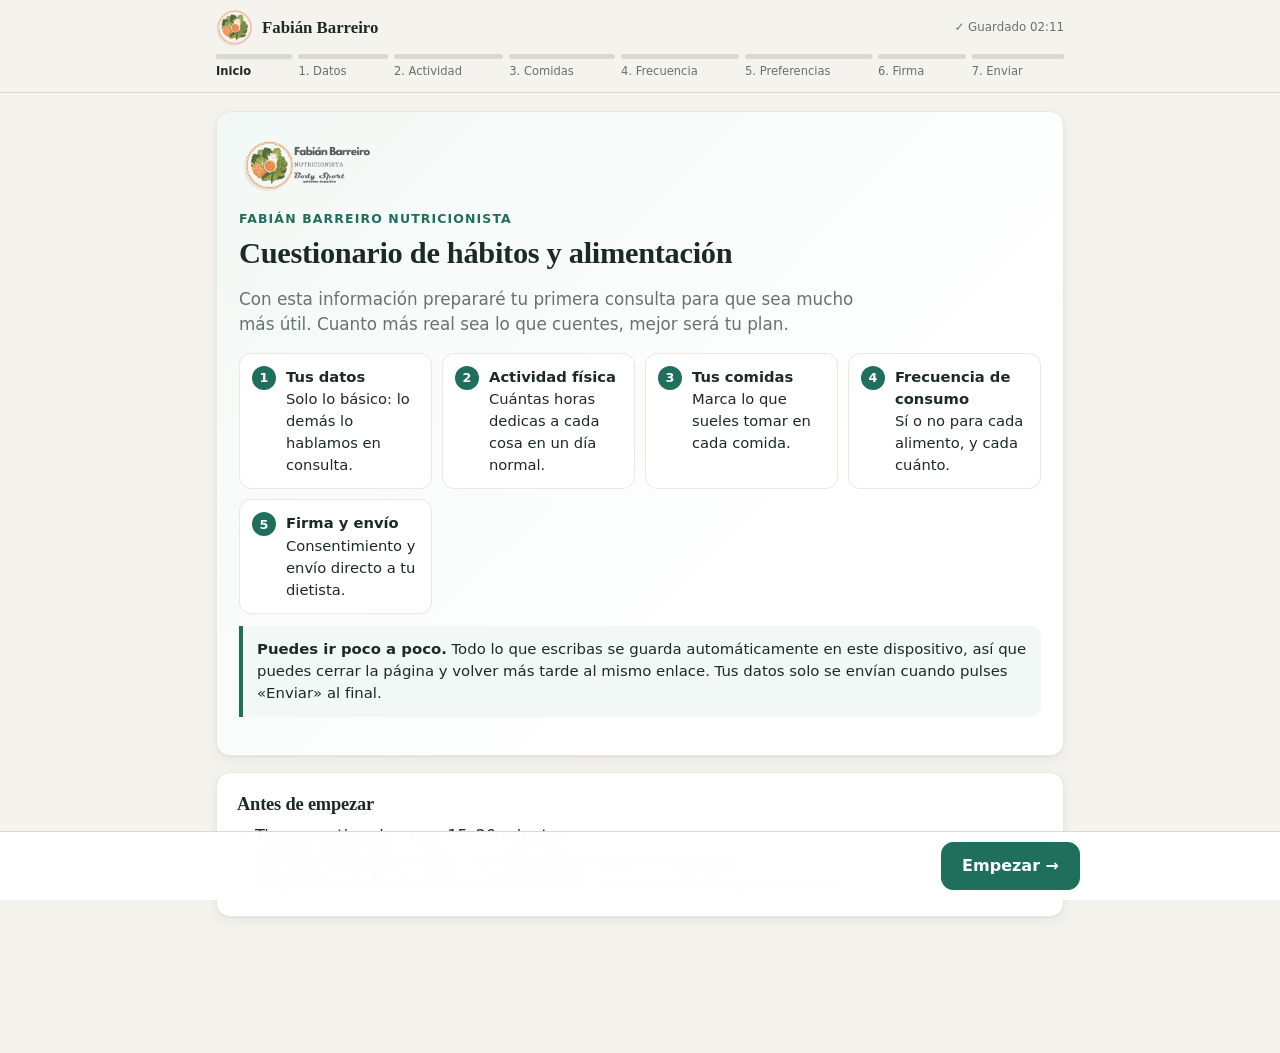
<file: index.html>
<!doctype html>
<html lang="es">
<head>
<meta charset="utf-8">
<meta name="viewport" content="width=device-width,initial-scale=1,viewport-fit=cover">
<meta name="robots" content="noindex,nofollow">
<meta name="theme-color" content="#1f6f5c">
<title>Cuestionario dietético</title>
<link rel="stylesheet" href="css/styles.css">
</head>
<body>
<header class="top"><div class="top-in">
  <div class="brand"><img id="brandLogo" class="logo" alt="" hidden><b id="brandName">Cuestionario dietético</b><span class="saved" id="saved"></span></div>
  <nav class="steps" id="steps" aria-label="Progreso"></nav>
</div></header>
<main id="host"></main>
<div class="nav" id="nav"><div class="nav-in">
  <button class="btn sec" id="prev">← Anterior</button>
  <div class="mid" id="mid"></div>
  <button class="btn" id="next">Siguiente →</button>
</div></div>
<div class="toast" id="toast"></div>
<div id="printRoot"></div>
<noscript><p style="padding:20px">Esta página necesita JavaScript para funcionar.</p></noscript>
<script src="js/config.js"></script>
<script src="js/data.js"></script>
<script src="js/report.js"></script>
<script src="js/app.js"></script>
</body>
</html>
</file>
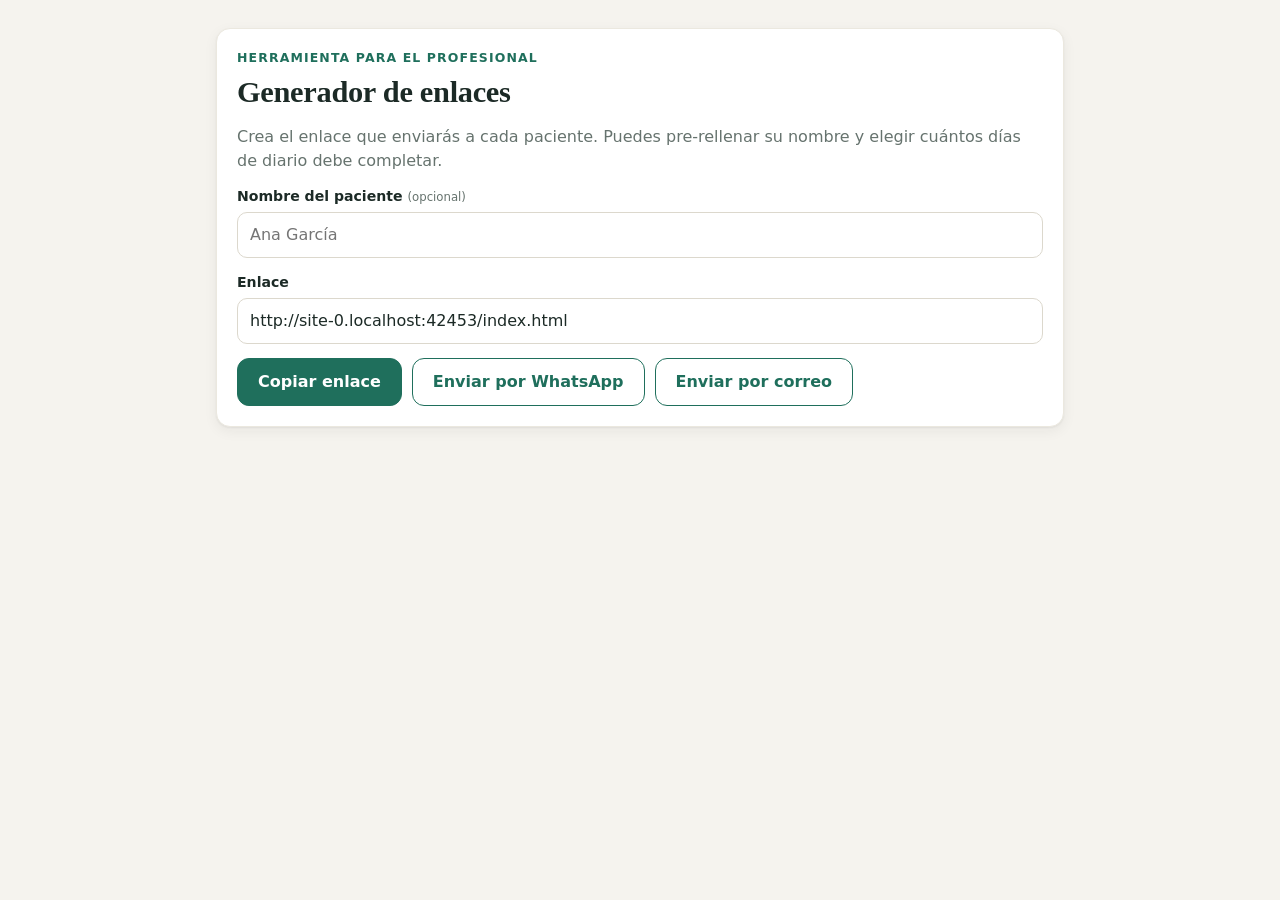
<file: generador.html>
<!doctype html>
<html lang="es"><head><meta charset="utf-8"><meta name="viewport" content="width=device-width,initial-scale=1">
<meta name="robots" content="noindex,nofollow"><title>Generador de enlaces</title>
<link rel="stylesheet" href="css/styles.css"></head>
<body><main style="padding-top:28px">
<div class="card"><div class="kicker">Herramienta para el profesional</div><h1>Generador de enlaces</h1>
<p class="muted">Crea el enlace que enviarás a cada paciente. Puedes pre-rellenar su nombre y elegir cuántos días de diario debe completar.</p>
<div class="fld"><label class="f" for="n">Nombre del paciente <small>(opcional)</small></label><input id="n" type="text" placeholder="Ana García"></div>
<div class="fld"><label class="f">Enlace</label><input id="out" type="text" readonly></div>
<div style="display:flex;gap:10px;flex-wrap:wrap"><button class="btn" id="copy">Copiar enlace</button><a class="btn sec" id="wa" target="_blank" rel="noopener" style="text-decoration:none;display:inline-grid;place-items:center">Enviar por WhatsApp</a><a class="btn sec" id="ml" style="text-decoration:none;display:inline-grid;place-items:center">Enviar por correo</a></div>
</div></main>
<script src="js/config.js"></script>
<script>
const $=s=>document.querySelector(s);
function upd(){
  const u=new URL("index.html",location.href); const n=$("#n").value.trim(); if(n) u.searchParams.set("n",n); 
  const link=u.toString(); $("#out").value=link;
  const first=(n.split(" ")[0]||"");
  const msg=`Hola${first?" "+first:""}, te paso el cuestionario previo a nuestra consulta. Puedes rellenarlo poco a poco desde el móvil o el ordenador (se guarda solo). Al terminar, se me envía directamente: ${link}`;
  $("#wa").href="https://wa.me/?text="+encodeURIComponent(msg);
  $("#ml").href="mailto:?subject="+encodeURIComponent("Cuestionario previo a tu consulta")+"&body="+encodeURIComponent(msg);
}
["#n"].forEach(s=>$(s).addEventListener("input",upd)); upd();
$("#copy").onclick=async()=>{ try{await navigator.clipboard.writeText($("#out").value);$("#copy").textContent="¡Copiado!";}catch(e){$("#out").select();document.execCommand("copy");} setTimeout(()=>$("#copy").textContent="Copiar enlace",1800); };
</script></body></html>
</file>
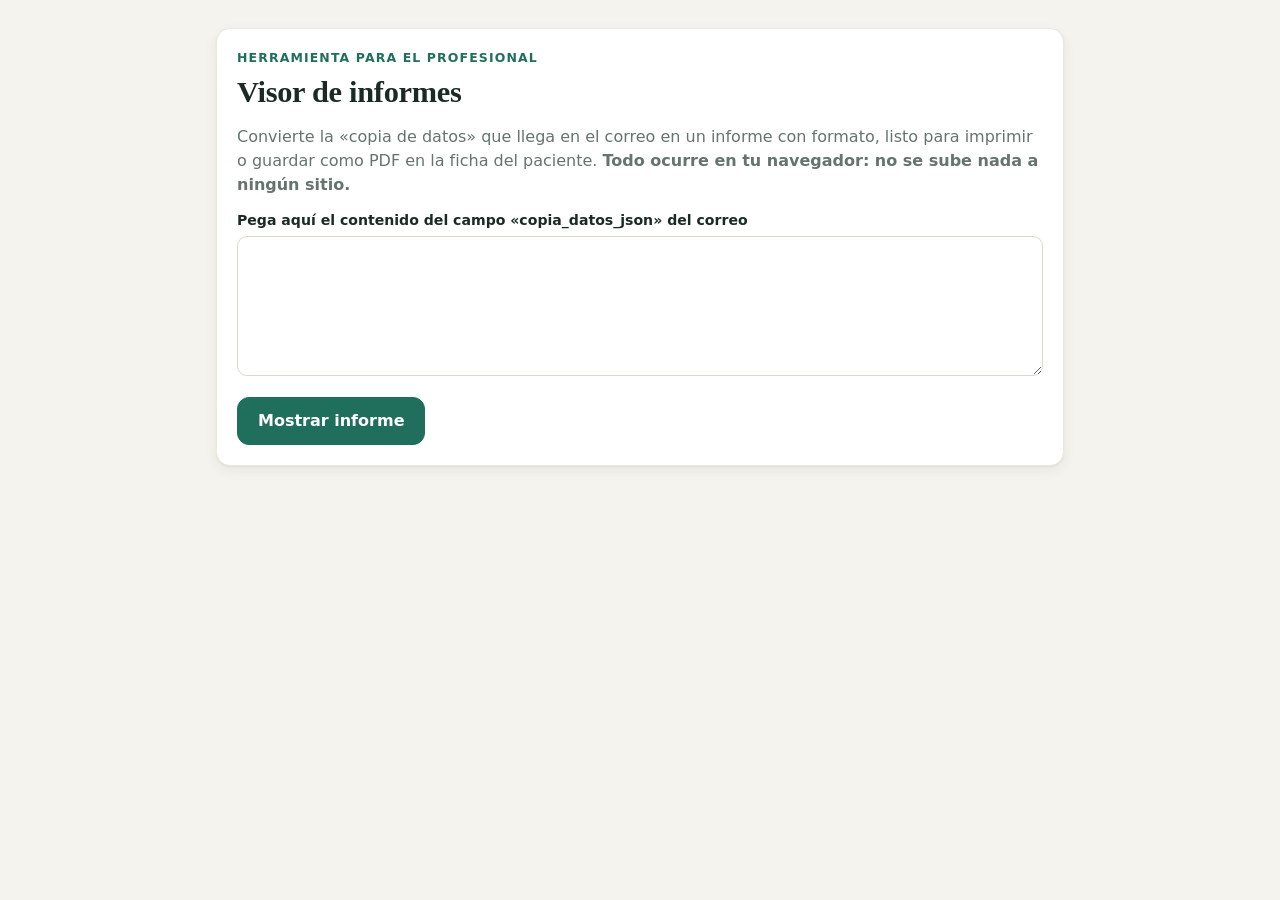
<file: visor.html>
<!doctype html>
<html lang="es"><head><meta charset="utf-8"><meta name="viewport" content="width=device-width,initial-scale=1">
<meta name="robots" content="noindex,nofollow"><title>Visor de informes</title>
<link rel="stylesheet" href="css/styles.css"></head>
<body><main style="padding-top:28px" id="m">
<div class="card" id="in"><div class="kicker">Herramienta para el profesional</div><h1>Visor de informes</h1>
<p class="muted">Convierte la «copia de datos» que llega en el correo en un informe con formato, listo para imprimir o guardar como PDF en la ficha del paciente. <b>Todo ocurre en tu navegador: no se sube nada a ningún sitio.</b></p>
<div class="fld"><label class="f" for="j">Pega aquí el contenido del campo «copia_datos_json» del correo</label><textarea id="j" style="min-height:140px;font-family:monospace;font-size:.8rem"></textarea></div>
<button class="btn" id="go">Mostrar informe</button> <span id="err" class="small" style="color:var(--bad)"></span></div>
<div id="out" style="display:none"><div style="display:flex;gap:10px;margin-bottom:14px"><button class="btn" id="pr">Imprimir / Guardar PDF</button><button class="btn sec" id="back">← Otro informe</button></div><div class="card" id="rep"></div></div>
</main><div id="printRoot"></div>
<script src="js/config.js"></script><script src="js/data.js"></script><script src="js/report.js"></script>
<script>
const $=s=>document.querySelector(s);
$("#go").onclick=()=>{ try{ const S=JSON.parse($("#j").value.trim()); if(!S||!S.data) throw 0;
  const h=Report.html(S,CONFIG); $("#rep").innerHTML=h; $("#printRoot").innerHTML=h; window._S=S;
  $("#in").style.display="none"; $("#out").style.display="block"; $("#err").textContent=""; }
  catch(e){ $("#err").textContent="No se ha podido leer. Copia el contenido completo del campo."; } };
$("#back").onclick=()=>{ $("#out").style.display="none"; $("#in").style.display="block"; };
$("#pr").onclick=()=>{ const o=document.title; document.title="Cuestionario dietético - "+((window._S.data&&window._S.data.nombre)||"paciente"); document.body.classList.add("printing"); window.print(); setTimeout(()=>{document.body.classList.remove("printing");document.title=o;},500); };
</script></body></html>
</file>
<file: css/styles.css>
:root{
  --accent:#1f6f5c; --accent-d:#17564a; --accent-l:#e6f0ec; --accent-xl:#f2f8f5;
  --bg:#f5f3ee; --card:#fff; --ink:#1c2a26; --muted:#66736e; --line:#dcd8cd; --line-s:#ebe8df;
  --warn:#a85a00; --warn-l:#fff4e0; --bad:#b3261e; --bad-l:#fdecea; --ok:#1d7a4f;
  --r:14px; --shadow:0 1px 2px rgba(28,42,38,.06),0 4px 14px rgba(28,42,38,.06);
  --serif:"Iowan Old Style","Palatino Linotype",Palatino,Georgia,serif;
  --sans:ui-sans-serif,system-ui,-apple-system,"Segoe UI",Roboto,"Helvetica Neue",Arial,sans-serif;
}
*{box-sizing:border-box}
html{-webkit-text-size-adjust:100%}
body{margin:0;background:var(--bg);color:var(--ink);font:16px/1.5 var(--sans);-webkit-font-smoothing:antialiased}
h1,h2,h3{font-family:var(--serif);font-weight:600;line-height:1.2;margin:0 0 .5em;letter-spacing:-.01em}
h1{font-size:1.9rem} h2{font-size:1.45rem} h3{font-size:1.15rem}
p{margin:0 0 .8em}
a{color:var(--accent)}
.muted{color:var(--muted)} .small{font-size:.875rem}
.sr{position:absolute;width:1px;height:1px;overflow:hidden;clip:rect(0 0 0 0)}

/* ---------- Cabecera y progreso ---------- */
.top{position:sticky;top:0;z-index:30;background:rgba(245,243,238,.94);backdrop-filter:blur(8px);border-bottom:1px solid var(--line)}
.top-in{max-width:880px;margin:0 auto;padding:10px 16px 8px}
.brand{display:flex;align-items:center;gap:10px;justify-content:space-between}
.brand b{font-family:var(--serif);font-size:1.05rem}
.brand .saved{font-size:.78rem;color:var(--muted)}
.steps{display:flex;gap:6px;margin:8px 0 2px;overflow-x:auto;scrollbar-width:none;padding-bottom:2px}
.steps::-webkit-scrollbar{display:none}
.st{flex:1 0 auto;min-width:0;border:0;background:transparent;padding:0;cursor:pointer;text-align:left;font:inherit;color:var(--muted)}
.st i{display:block;height:5px;border-radius:5px;background:var(--line);margin-bottom:4px;transition:background .2s}
.st span{display:block;font-size:.72rem;white-space:nowrap;padding-right:6px}
.st.done i{background:var(--accent)} .st.part i{background:#8bb9ab}
.st.cur span{color:var(--ink);font-weight:700} .st.cur i{box-shadow:0 0 0 2px var(--accent-l);}
@media(max-width:640px){.st span{display:none}.st.cur span{display:block}.st{flex:1 1 0}.st.cur{flex:2.2 1 0}}

/* ---------- Layout ---------- */
main{max-width:880px;margin:0 auto;padding:18px 16px 120px}
.step{display:none;animation:in .25s ease}
.step.on{display:block}
@keyframes in{from{opacity:0;transform:translateY(6px)}to{opacity:1;transform:none}}
.card{background:var(--card);border:1px solid var(--line-s);border-radius:var(--r);box-shadow:var(--shadow);padding:20px;margin-bottom:16px}
.lead{font-size:1.05rem;color:var(--muted);max-width:60ch}
.kicker{font-size:.78rem;text-transform:uppercase;letter-spacing:.09em;color:var(--accent);font-weight:700;margin-bottom:6px}
.hero{padding:26px 22px;background:linear-gradient(135deg,var(--accent-xl),#fff 70%)}
.timeline{display:grid;grid-template-columns:repeat(auto-fit,minmax(190px,1fr));gap:10px;margin:16px 0 4px;padding:0;list-style:none;counter-reset:t}
.timeline li{counter-increment:t;background:#fff;border:1px solid var(--line-s);border-radius:12px;padding:12px 12px 12px 46px;position:relative;font-size:.92rem}
.timeline li::before{content:counter(t);position:absolute;left:12px;top:12px;width:24px;height:24px;border-radius:50%;background:var(--accent);color:#fff;display:grid;place-items:center;font-size:.8rem;font-weight:700}
.timeline b{display:block}
.callout{border-left:4px solid var(--accent);background:var(--accent-xl);padding:12px 14px;border-radius:0 10px 10px 0;font-size:.93rem;margin:12px 0}
.callout.warn{border-color:var(--warn);background:var(--warn-l)}
details.ins{border:1px solid var(--line);border-radius:12px;background:#fff;margin:12px 0}
details.ins summary{cursor:pointer;padding:12px 14px;font-weight:600;list-style:none}
details.ins summary::-webkit-details-marker{display:none}
details.ins summary::after{content:"＋";float:right;color:var(--accent)}
details.ins[open] summary::after{content:"−"}
details.ins .in{padding:0 16px 12px;font-size:.93rem}
details.ins ol{padding-left:20px;margin:.3em 0} details.ins li{margin:.35em 0}

/* ---------- Formularios ---------- */
label.f{display:block;font-weight:600;font-size:.88rem;margin-bottom:5px}
label.f small{font-weight:400;color:var(--muted)}
input[type=text],input[type=email],input[type=tel],input[type=date],input[type=number],select,textarea{
  width:100%;font:inherit;color:var(--ink);background:#fff;border:1.5px solid var(--line);border-radius:10px;padding:10px 12px;min-height:44px;transition:border .15s,box-shadow .15s}
textarea{min-height:88px;resize:vertical}
input:focus,select:focus,textarea:focus{outline:0;border-color:var(--accent);box-shadow:0 0 0 3px var(--accent-l)}
.grid2{display:grid;grid-template-columns:1fr 1fr;gap:14px}
.grid3{display:grid;grid-template-columns:repeat(3,1fr);gap:14px}
.fld{margin-bottom:14px}
@media(max-width:640px){.grid2,.grid3{grid-template-columns:1fr}.grid3.keep{grid-template-columns:1fr 1fr}}
.req{color:var(--bad)}
.chk{display:flex;gap:12px;align-items:flex-start;padding:12px;border:1.5px solid var(--line);border-radius:12px;background:#fff;cursor:pointer;margin:10px 0}
.chk input{width:22px;height:22px;margin:2px 0 0;accent-color:var(--accent);flex:none}
.chk:has(input:checked){border-color:var(--accent);background:var(--accent-xl)}
.btn{font:inherit;font-weight:600;border-radius:12px;border:1.5px solid var(--accent);background:var(--accent);color:#fff;padding:11px 20px;min-height:46px;cursor:pointer;transition:transform .05s,background .15s}
.btn:hover{background:var(--accent-d)} .btn:active{transform:scale(.98)}
.btn.sec{background:#fff;color:var(--accent)} .btn.sec:hover{background:var(--accent-xl)}
.btn.ghost{border-color:transparent;background:transparent;color:var(--muted);padding:8px 12px;min-height:38px}
.btn.sm{min-height:38px;padding:7px 14px;font-size:.9rem}
.btn[disabled]{opacity:.45;cursor:not-allowed}
.btn.danger{border-color:var(--bad);color:var(--bad);background:#fff}

/* ---------- Navegación inferior ---------- */
.nav{position:fixed;left:0;right:0;bottom:0;z-index:30;background:rgba(255,255,255,.96);backdrop-filter:blur(8px);border-top:1px solid var(--line);padding:10px 16px calc(10px + env(safe-area-inset-bottom))}
.nav-in{max-width:880px;margin:0 auto;display:flex;gap:10px;justify-content:space-between;align-items:center}
.nav .mid{font-size:.8rem;color:var(--muted);text-align:center;flex:1}

/* ---------- Actividad ---------- */
.act-head,.act-row{display:grid;grid-template-columns:minmax(0,1.5fr) 1fr 1fr;gap:12px;align-items:center}
.act-head{font-size:.78rem;text-transform:uppercase;letter-spacing:.06em;color:var(--muted);font-weight:700;padding:0 4px 8px;border-bottom:2px solid var(--line)}
.act-row{padding:9px 4px;border-bottom:1px solid var(--line-s)}
.act-row:nth-child(even){background:#fbfaf6}
.act-row .nm{font-weight:500;font-size:.93rem}
.act-row .spec{margin-top:6px}
.act-row .spec input{min-height:36px;padding:6px 10px;font-size:.88rem}
.hm-l{display:none;font-size:.72rem;color:var(--muted);margin-bottom:3px;text-transform:uppercase;letter-spacing:.05em}
.hm{display:flex;gap:6px;align-items:center}
.hm input{min-width:0;text-align:center;padding:8px 4px;min-height:42px}
.hm span{font-size:.78rem;color:var(--muted)}
.act-other{display:grid;grid-template-columns:minmax(0,1.5fr) 1fr 1fr;gap:12px;align-items:center;padding:8px 4px;border-bottom:1px solid var(--line-s)}
@media(max-width:640px){
  .act-head{display:none}
  .act-row,.act-other{grid-template-columns:1fr 1fr;gap:8px 10px;padding:12px 4px}
  .act-row .nm,.act-other>:first-child{grid-column:1/-1}
  .hm-l{display:block}
}
.totals{position:sticky;bottom:78px;z-index:10;background:#fff;border:1.5px solid var(--line);border-radius:14px;box-shadow:var(--shadow);padding:12px 14px;margin-top:14px;display:grid;grid-template-columns:1fr 1fr;gap:14px}
.tot b{font-size:1.05rem}
.bar{height:7px;border-radius:7px;background:var(--line-s);overflow:hidden;margin:6px 0 4px}
.bar i{display:block;height:100%;background:var(--accent);width:0;transition:width .25s,background .2s}
.tot.over .bar i{background:var(--bad)} .tot.ok .bar i{background:var(--ok)}
.tot .msg{font-size:.8rem;color:var(--muted)} .tot.over .msg{color:var(--bad)} .tot.ok .msg{color:var(--ok);font-weight:600}

/* ---------- Diario ---------- */
.daytabs{display:flex;gap:6px;overflow-x:auto;padding:2px 0 10px;scrollbar-width:none}
.daytabs::-webkit-scrollbar{display:none}
.dt{flex:1 0 auto;min-width:64px;border:1.5px solid var(--line);background:#fff;border-radius:12px;padding:8px 10px;font:inherit;cursor:pointer;text-align:center;line-height:1.2}
.dt small{display:block;font-size:.68rem;color:var(--muted)}
.dt b{font-size:.92rem}
.dt.on{background:var(--accent);color:#fff;border-color:var(--accent)} .dt.on small{color:#cfe6de}
.dt.has::after{content:"";display:block;width:6px;height:6px;border-radius:50%;background:var(--accent);margin:3px auto 0}
.dt.on.has::after{background:#fff}
.dayhead{display:flex;justify-content:space-between;align-items:center;gap:10px;flex-wrap:wrap;margin-bottom:12px}
.dayhead select{width:auto;min-height:38px;padding:6px 10px}
.meal{border:1px solid var(--line);border-radius:14px;margin-bottom:12px;background:#fff;overflow:hidden}
.meal-h{display:flex;align-items:center;gap:10px;padding:12px 14px;background:var(--accent-xl);border-bottom:1px solid var(--line-s)}
.meal-h .t{font-weight:700;flex:1}
.meal-h input[type=time]{width:auto;min-height:36px;padding:4px 8px;font-size:.9rem}
.meal-b{padding:10px 14px 14px}
.empty{color:var(--muted);font-size:.9rem;padding:4px 0 10px}
.item{border:1px solid var(--line-s);border-radius:12px;padding:10px;margin-bottom:8px;background:#fcfbf8}
.item-h{display:flex;align-items:center;gap:8px;margin-bottom:8px}
.item-h b{flex:1;font-size:.95rem} .item-h input{font-weight:600}
.x{border:0;background:transparent;color:var(--muted);font-size:1.3rem;cursor:pointer;width:36px;height:36px;border-radius:8px;flex:none}
.x:hover{background:var(--bad-l);color:var(--bad)}
.item-g{display:grid;grid-template-columns:1fr 1.3fr 1fr;gap:8px}
.item-g.no-opt{grid-template-columns:1.6fr 1fr}
@media(max-width:640px){.item-g,.item-g.no-opt{grid-template-columns:1fr}}
.item-g input,.item-g select{min-height:40px;padding:8px 10px;font-size:.92rem}
.pk-overlay{position:fixed;inset:0;z-index:60;background:rgba(20,30,27,.5);display:flex;align-items:flex-end;justify-content:center}
.pk{background:#fff;width:100%;max-width:640px;max-height:84vh;border-radius:20px 20px 0 0;display:flex;flex-direction:column;animation:up .22s ease}
@keyframes up{from{transform:translateY(40px);opacity:.4}to{transform:none;opacity:1}}
.pk-h{padding:16px 18px 10px;display:flex;justify-content:space-between;align-items:center;gap:10px}
.pk-h h3{margin:0}
.pk-b{overflow:auto;padding:0 18px 12px;display:flex;flex-wrap:wrap;gap:8px;align-content:flex-start}
.chip{border:1.5px solid var(--line);background:#fff;border-radius:999px;padding:8px 14px;font:inherit;font-size:.92rem;cursor:pointer}
.chip:hover{border-color:var(--accent);background:var(--accent-xl)}
.chip.cnt{border-color:var(--accent);background:var(--accent-l);font-weight:600}
.chip.other{border-style:dashed;color:var(--accent);font-weight:600}
.pk-f{padding:12px 18px calc(12px + env(safe-area-inset-bottom));border-top:1px solid var(--line-s);display:flex;justify-content:flex-end}

/* ---------- Frecuencia ---------- */
.search{position:sticky;top:78px;z-index:12;background:var(--bg);padding:6px 0 10px}
details.sec{background:#fff;border:1px solid var(--line-s);border-radius:14px;margin-bottom:10px;box-shadow:var(--shadow)}
details.sec>summary{cursor:pointer;list-style:none;padding:14px 16px;display:flex;align-items:center;gap:10px;font-weight:700}
details.sec>summary::-webkit-details-marker{display:none}
details.sec>summary::after{content:"▾";margin-left:auto;color:var(--muted);transition:transform .2s}
details.sec[open]>summary::after{transform:rotate(180deg)}
.badge{font-size:.74rem;font-weight:700;background:var(--line-s);color:var(--muted);border-radius:99px;padding:2px 9px}
.badge.full{background:var(--accent-l);color:var(--accent-d)}
.sec-b{padding:0 12px 12px}
.sec-tools{display:flex;justify-content:flex-end;padding:0 4px 6px}
.fr{padding:11px 6px;border-top:1px solid var(--line-s)}
.fr-top{display:flex;align-items:center;justify-content:space-between;gap:12px}
.fr .nm{font-weight:500;font-size:.95rem}
.yn{display:flex;gap:6px;flex:none}
.yn label{position:relative;min-width:60px;text-align:center;padding:9px 14px;border:1.5px solid var(--line);border-radius:10px;font-weight:600;font-size:.9rem;cursor:pointer;background:#fff;color:var(--muted);user-select:none}
.yn input{position:absolute;opacity:0;inset:0;margin:0;cursor:pointer}
.yn label.on.si{background:var(--accent);border-color:var(--accent);color:#fff}
.yn label.on.no{background:#ece9df;border-color:#b9b5a8;color:var(--ink)}
.yn label:focus-within{box-shadow:0 0 0 3px var(--accent-l)}
.fr-d{display:none;grid-template-columns:1.4fr 1fr 1fr;gap:8px;padding-top:10px}
.fr.si{background:var(--accent-xl)} .fr.si .nm{color:var(--accent-d);font-weight:700} .fr.si .fr-d{display:grid}
.fr.no .nm{color:var(--muted)}
.fr[hidden]{display:none}
.fr-d select,.fr-d input{min-height:42px;padding:8px 10px;font-size:.9rem}
.other-fr{display:grid;grid-template-columns:1.2fr 1.4fr 1fr;gap:8px;padding:8px 6px;border-top:1px solid var(--line-s)}
@media(max-width:700px){.fr-d,.other-fr{grid-template-columns:1fr}}

/* ---------- Firma / revisión ---------- */
.legal{font-size:.88rem;border:1px solid var(--line);border-radius:12px;padding:6px 16px;background:#fbfaf6;max-height:300px;overflow:auto}
.legal dt{font-weight:700;margin-top:10px} .legal dd{margin:2px 0 8px}
.sigwrap{border:2px dashed var(--line);border-radius:14px;background:#fff;position:relative;touch-action:none}
.sigwrap canvas{display:block;width:100%;height:170px;border-radius:12px;cursor:crosshair}
.sigwrap .hint{position:absolute;inset:0;display:grid;place-items:center;color:#b9b5a8;pointer-events:none;font-size:.95rem}
.sigwrap.has .hint{display:none}
.ck{list-style:none;padding:0;margin:0}
.ck li{display:flex;gap:10px;padding:10px 0;border-bottom:1px solid var(--line-s);align-items:flex-start}
.ck .ic{flex:none;width:24px;height:24px;border-radius:50%;display:grid;place-items:center;font-size:.8rem;font-weight:700}
.ck .ok .ic{background:var(--accent-l);color:var(--ok)} .ck .bad .ic{background:var(--bad-l);color:var(--bad)} .ck .w .ic{background:var(--warn-l);color:var(--warn)}
.ck button{margin-left:auto;flex:none}
.sum{display:grid;grid-template-columns:repeat(auto-fit,minmax(130px,1fr));gap:10px;margin:14px 0}
.sum div{background:var(--accent-xl);border-radius:12px;padding:12px}
.sum b{display:block;font-family:var(--serif);font-size:1.5rem;color:var(--accent-d)} .sum span{font-size:.78rem;color:var(--muted)}
.done-ic{width:72px;height:72px;border-radius:50%;background:var(--accent-l);color:var(--accent);display:grid;place-items:center;font-size:2.2rem;margin:6px 0 14px}
.toast{position:fixed;left:50%;bottom:92px;transform:translateX(-50%);background:var(--ink);color:#fff;padding:10px 18px;border-radius:99px;font-size:.88rem;z-index:80;opacity:0;pointer-events:none;transition:opacity .2s}
.toast.on{opacity:1}
.hp{position:absolute;left:-9999px;width:1px;height:1px;opacity:0}

/* ---------- Informe imprimible ---------- */
#printRoot{display:none}
.rep{font:11pt/1.4 var(--sans);color:#111}
.rep h1{font-size:22pt;margin:0} .rep h2{font-size:13pt;border-bottom:2px solid var(--accent);padding-bottom:3px;margin:20px 0 8px;color:var(--accent-d)} .rep h3{font-size:11.5pt;margin:12px 0 4px}
.rep-head{display:flex;justify-content:space-between;gap:20px;border-bottom:3px solid var(--accent);padding-bottom:12px}
.rep-kicker{font-size:8.5pt;text-transform:uppercase;letter-spacing:.12em;color:var(--accent)}
.rep-brand{text-align:right;font-size:9pt;line-height:1.4}
.rep table{width:100%;border-collapse:collapse;font-size:10pt}
.rep table.kv th{width:32%;text-align:left;font-weight:600;color:#555;padding:4px 8px 4px 0;vertical-align:top}
.rep table.kv td{padding:4px 0;border-bottom:1px solid #eee}
.rep table.grid th,.rep table.grid td{border:1px solid #cfcfc6;padding:4px 7px;text-align:left}
.rep table.grid th{background:#eef3f0;font-size:9pt}
.rep tr.tot td{font-weight:700;background:#f4f8f6}
.rep .day{break-inside:avoid;margin:10px 0;padding:8px 12px;border:1px solid #d9d9d0;border-radius:6px}
.rep .day h3{margin:0 0 4px;color:var(--accent-d)}
.rep .meal ul{margin:2px 0 6px;padding-left:18px} .rep .meal li{margin:1px 0}
.rep .note{font-size:10pt;margin:4px 0 0}
.rep .sig{display:flex;align-items:flex-end;gap:20px;margin-top:8px} .rep .sig img{max-height:90px;max-width:260px;border-bottom:1px solid #000}
.rep .nosig{width:240px;border-bottom:1px solid #000;height:60px;color:#999}
@media print{
  @page{size:A4;margin:14mm}
  body{background:#fff} body.printing>*:not(#printRoot){display:none!important}
  #printRoot{display:block!important}
  .rep h2{break-after:avoid} .rep table{break-inside:auto} .rep tr{break-inside:avoid}
}
.rep .meal{border:0;border-radius:0;background:none;margin:0 0 4px;overflow:visible}

/* ---------- Comidas habituales ---------- */
.q2{font-weight:600;font-size:.9rem;margin:0 0 8px;color:var(--ink)}
.chips{display:flex;flex-wrap:wrap;gap:8px}
.grp{margin-bottom:14px} .grp-t{font-size:.75rem;text-transform:uppercase;letter-spacing:.07em;color:var(--muted);font-weight:700;margin-bottom:6px}
.chip.tg{padding:9px 14px;min-height:42px}
.chip.tg.on{background:var(--accent);border-color:var(--accent);color:#fff;font-weight:600}
.item-g{grid-template-columns:1fr 1.6fr}
.item-g.no-opt{grid-template-columns:1fr}
@media(max-width:640px){.item-g{grid-template-columns:1fr}}
.meal-h .small{font-weight:400}

/* ---------- Logo ---------- */
.logo{height:40px;width:auto;max-width:170px;object-fit:contain;flex:none}
.brand{justify-content:flex-start}.brand .saved{margin-left:auto}
.hero-logo{display:block;height:56px;width:auto;max-width:220px;object-fit:contain;margin-bottom:16px}
.rep-logo{display:block;margin:0 0 6px auto;max-height:54px;max-width:180px;object-fit:contain}
.brand b{min-width:0;overflow:hidden;text-overflow:ellipsis;white-space:nowrap}
.logo{height:36px}
.brand .saved{white-space:nowrap;font-size:.74rem}
</file>
